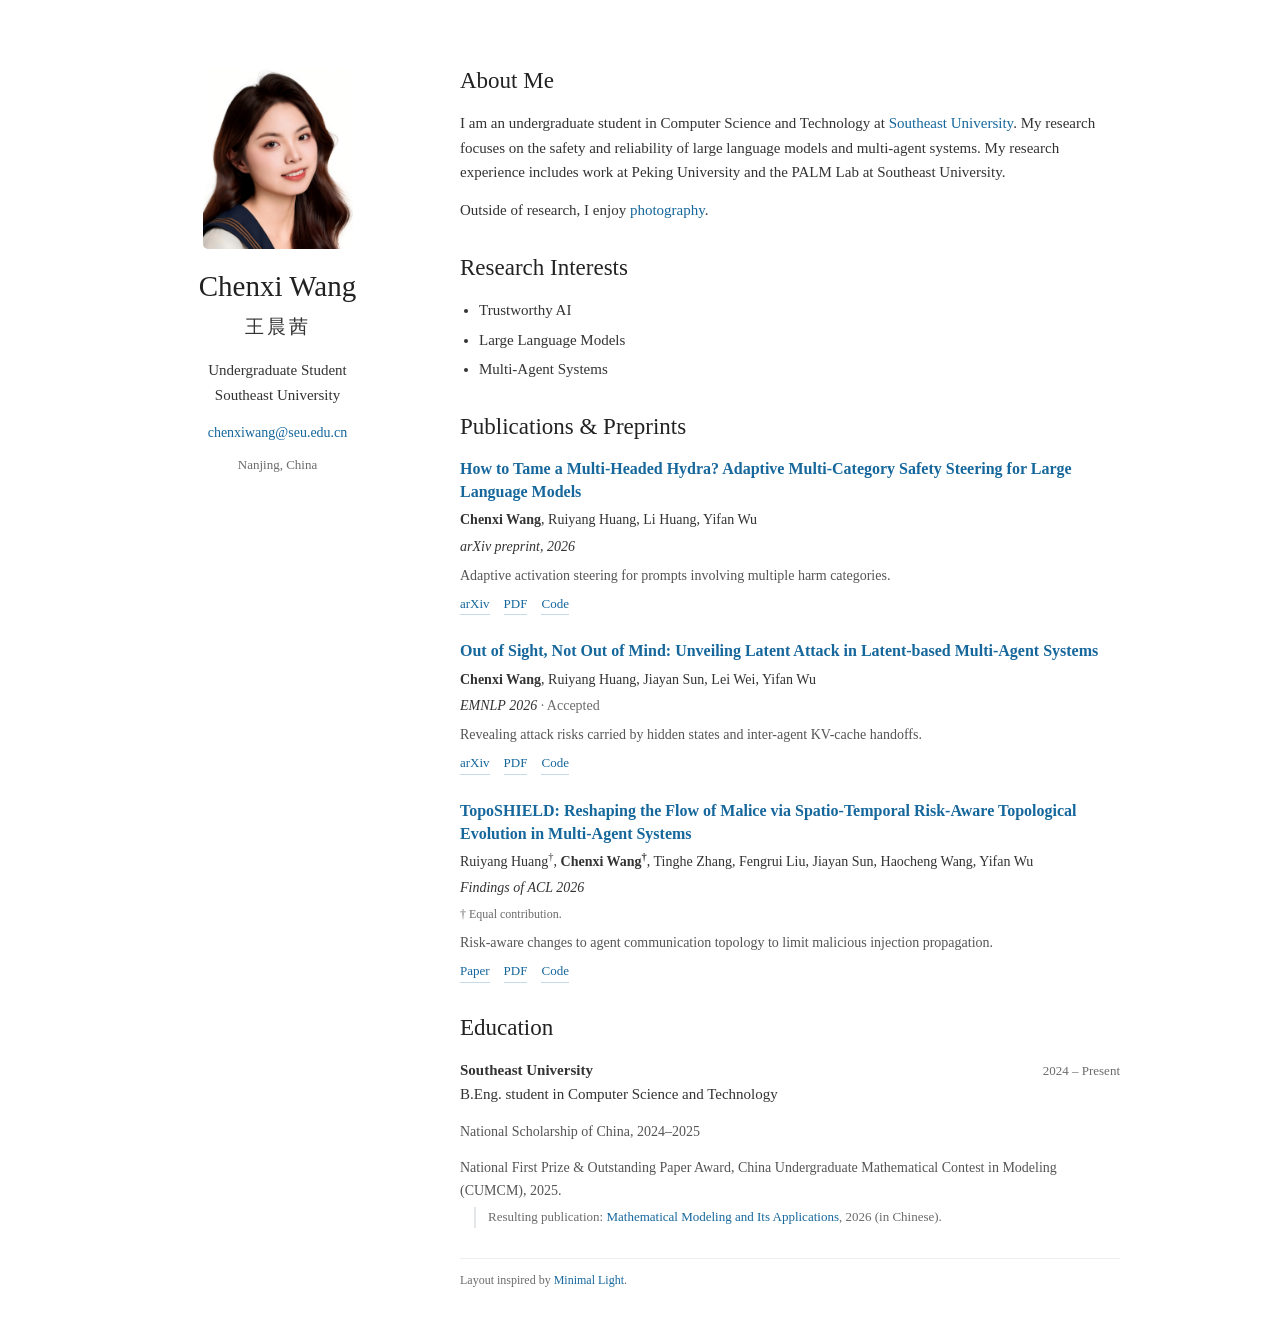
<file: index.html>
<!doctype html>
<html lang="en">
<head>
  <meta charset="utf-8">
  <meta name="viewport" content="width=device-width, initial-scale=1">
  <meta name="description" content="Chenxi Wang, undergraduate at Southeast University. Research on large language model safety and multi-agent systems.">
  <title>Chenxi Wang | Southeast University</title>
  <link rel="icon" href="favicon.svg" type="image/svg+xml">
  <link rel="stylesheet" href="style.css?v=20261007-8">
</head>
<body>
<div class="wrapper">
  <header class="profile">
    <img class="portrait" src="portrait.png" alt="Chenxi Wang" width="150" height="180">
    <h1>Chenxi Wang</h1>
    <p class="chinese" lang="zh-CN">王晨茜</p>
    <p class="affiliation">Undergraduate Student<br>Southeast University</p>
    <a class="email" href="mailto:chenxiwang@seu.edu.cn">chenxiwang@seu.edu.cn</a>
    <p class="location">Nanjing, China</p>
  </header>
  <main id="main">
    <section aria-labelledby="about">
      <h2 id="about">About Me</h2>
      <p>I am an undergraduate student in Computer Science and Technology at <a href="https://www.seu.edu.cn/english/" target="_blank" rel="noopener noreferrer">Southeast University</a>. My research focuses on the safety and reliability of large language models and multi-agent systems. My research experience includes work at Peking University and the PALM Lab at Southeast University.</p>
      <p>Outside of research, I enjoy <a href="photography.html">photography</a>.</p>
    </section>
    <section aria-labelledby="interests">
      <h2 id="interests">Research Interests</h2>
      <ul class="interests">
        <li>Trustworthy AI</li>
        <li>Large Language Models</li>
        <li>Multi-Agent Systems</li>
      </ul>
    </section>
    <section aria-labelledby="publications">
      <h2 id="publications">Publications &amp; Preprints</h2>
      <article class="paper">
        <h3><a href="https://arxiv.org/abs/2609.34514" target="_blank" rel="noopener noreferrer">How to Tame a Multi-Headed Hydra? Adaptive Multi-Category Safety Steering for Large Language Models</a></h3>
        <p class="authors"><strong>Chenxi Wang</strong>, Ruiyang Huang, Li Huang, Yifan Wu</p>
        <p class="venue">arXiv preprint, 2026</p>
        <p class="summary">Adaptive activation steering for prompts involving multiple harm categories.</p>
        <p class="links"><a href="https://arxiv.org/abs/2609.34514" target="_blank" rel="noopener noreferrer">arXiv</a><a href="https://arxiv.org/pdf/2609.34514" target="_blank" rel="noopener noreferrer">PDF</a><a href="https://github.com/mnmn-f/CAM-Steer" target="_blank" rel="noopener noreferrer">Code</a></p>
      </article>
      <article class="paper">
        <h3><a href="https://arxiv.org/abs/2605.28214" target="_blank" rel="noopener noreferrer">Out of Sight, Not Out of Mind: Unveiling Latent Attack in Latent-based Multi-Agent Systems</a></h3>
        <p class="authors"><strong>Chenxi Wang</strong>, Ruiyang Huang, Jiayan Sun, Lei Wei, Yifan Wu</p>
        <p class="venue">EMNLP 2026 <span class="status">· Accepted</span></p>
        <p class="summary">Revealing attack risks carried by hidden states and inter-agent KV-cache handoffs.</p>
        <p class="links"><a href="https://arxiv.org/abs/2605.28214" target="_blank" rel="noopener noreferrer">arXiv</a><a href="https://arxiv.org/pdf/2605.28214" target="_blank" rel="noopener noreferrer">PDF</a><a href="https://github.com/mnmn-f/Out-of-Sight-LatentAttack" target="_blank" rel="noopener noreferrer">Code</a></p>
      </article>
      <article class="paper">
        <h3><a href="https://aclanthology.org/2026.findings-acl.426/" target="_blank" rel="noopener noreferrer">TopoSHIELD: Reshaping the Flow of Malice via Spatio-Temporal Risk-Aware Topological Evolution in Multi-Agent Systems</a></h3>
        <p class="authors">Ruiyang Huang<sup>†</sup>, <strong>Chenxi Wang<sup>†</sup></strong>, Tinghe Zhang, Fengrui Liu, Jiayan Sun, Haocheng Wang, Yifan Wu</p>
        <p class="venue">Findings of ACL 2026</p>
        <p class="contribution">† Equal contribution.</p>
        <p class="summary">Risk-aware changes to agent communication topology to limit malicious injection propagation.</p>
        <p class="links"><a href="https://aclanthology.org/2026.findings-acl.426/" target="_blank" rel="noopener noreferrer">Paper</a><a href="https://aclanthology.org/2026.findings-acl.426.pdf" target="_blank" rel="noopener noreferrer">PDF</a><a href="https://github.com/NoWall-572/TopoSHIELD" target="_blank" rel="noopener noreferrer">Code</a></p>
      </article>
    </section>
    <section aria-labelledby="education">
      <h2 id="education">Education</h2>
      <p><strong>Southeast University</strong><span class="date">2024 – Present</span><br>B.Eng. student in Computer Science and Technology</p>
      <p class="honor">National Scholarship of China, 2024–2025</p>
      <div class="award">
        <p class="honor">National First Prize &amp; Outstanding Paper Award, China Undergraduate Mathematical Contest in Modeling (CUMCM), 2025.</p>
        <p class="award-detail">Resulting publication: <a href="https://qxyy.cbpt.cnki.net/portal/journal/portal/client/paper/09a94823f70966937e789250d3c103b9" target="_blank" rel="noopener noreferrer">Mathematical Modeling and Its Applications</a>, 2026 (in Chinese).</p>
      </div>
    </section>
    <footer>Layout inspired by <a href="https://github.com/yaoyao-liu/minimal-light" target="_blank" rel="noopener noreferrer">Minimal Light</a>.</footer>
  </main>
</div>
</body>
</html>
</file>
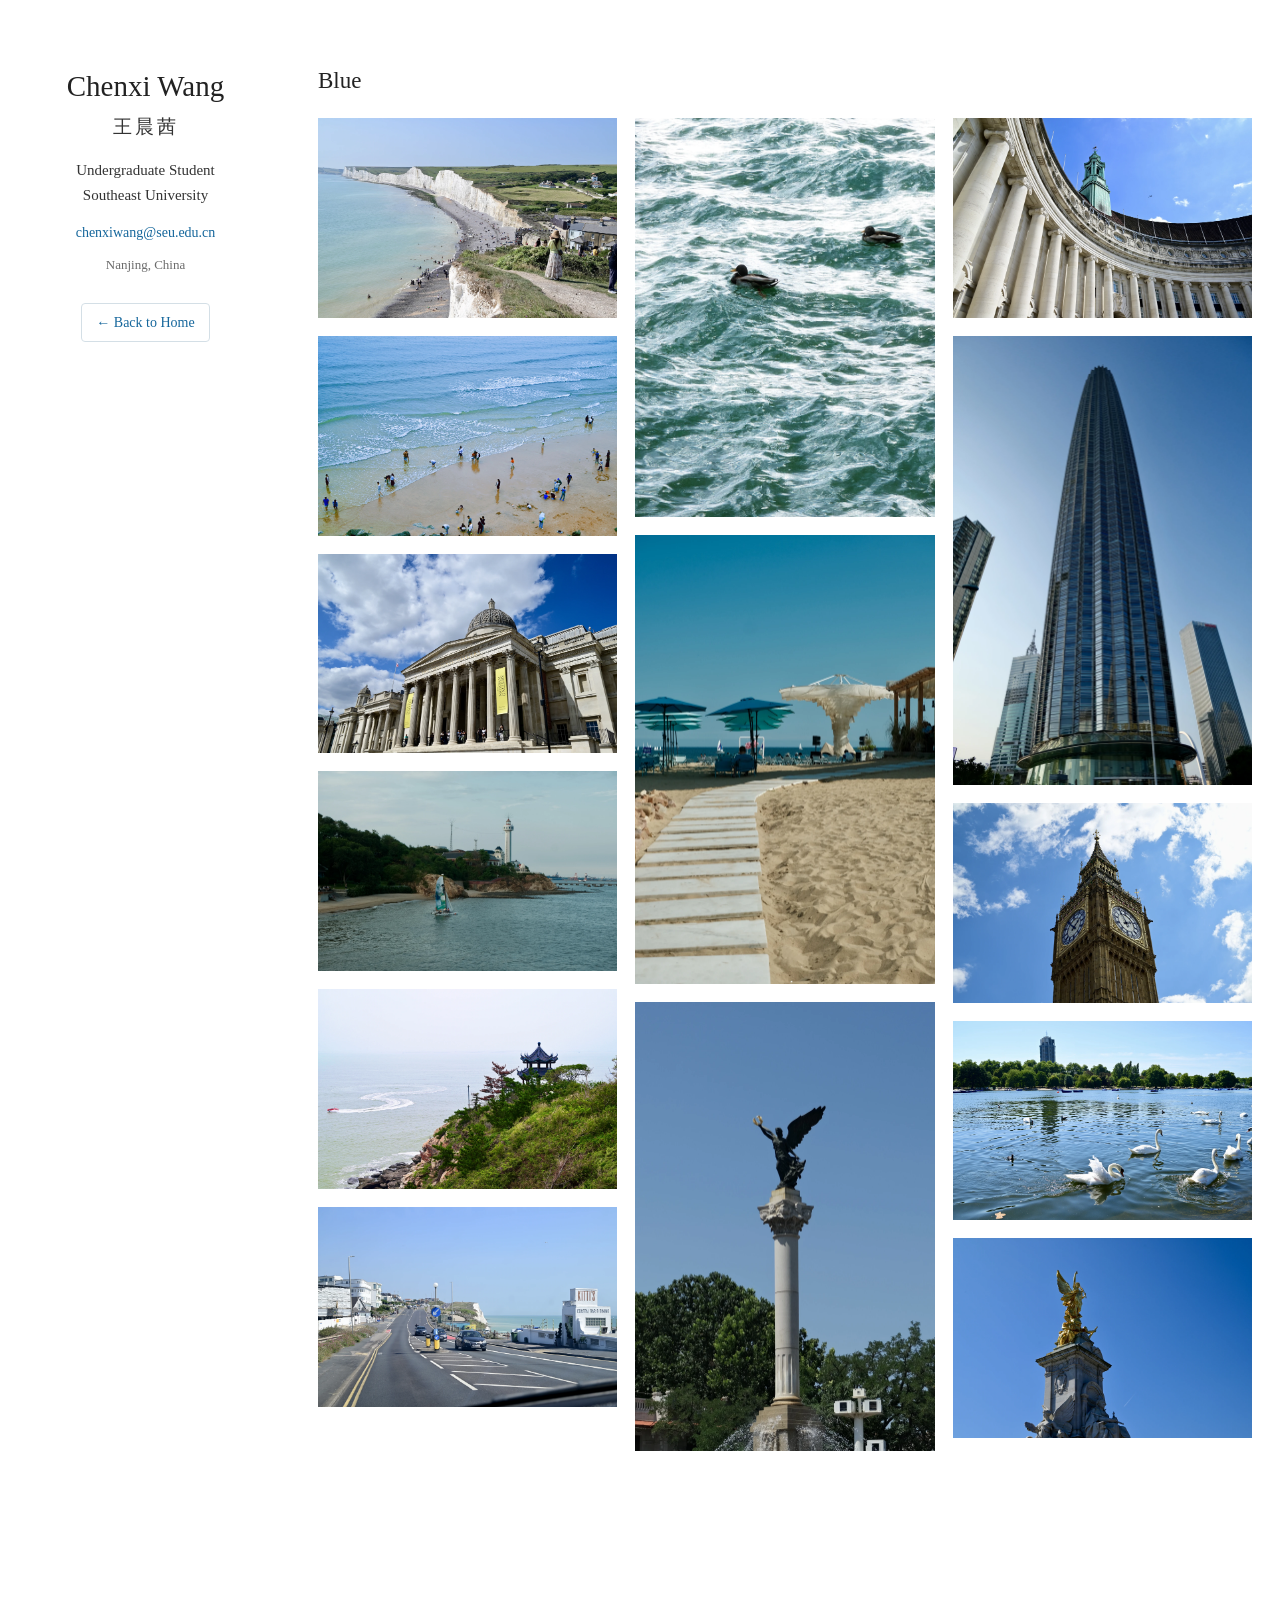
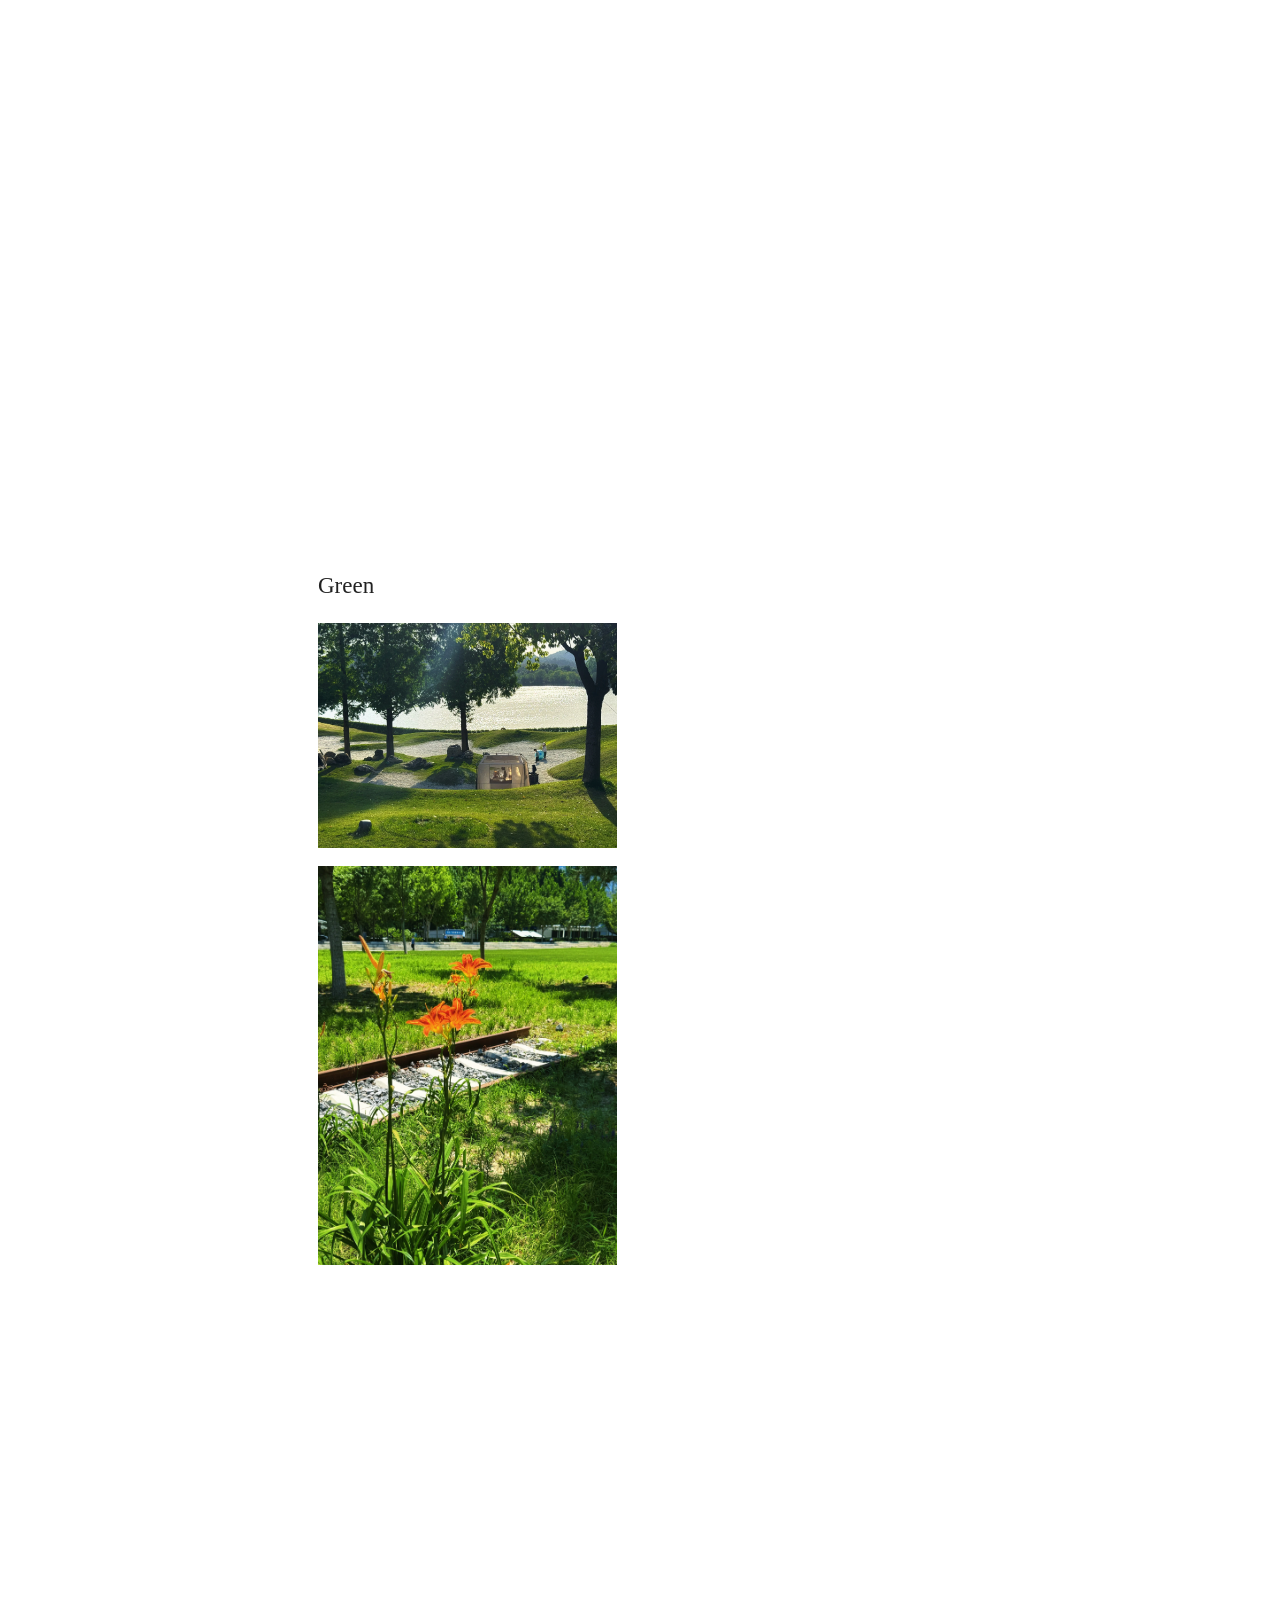
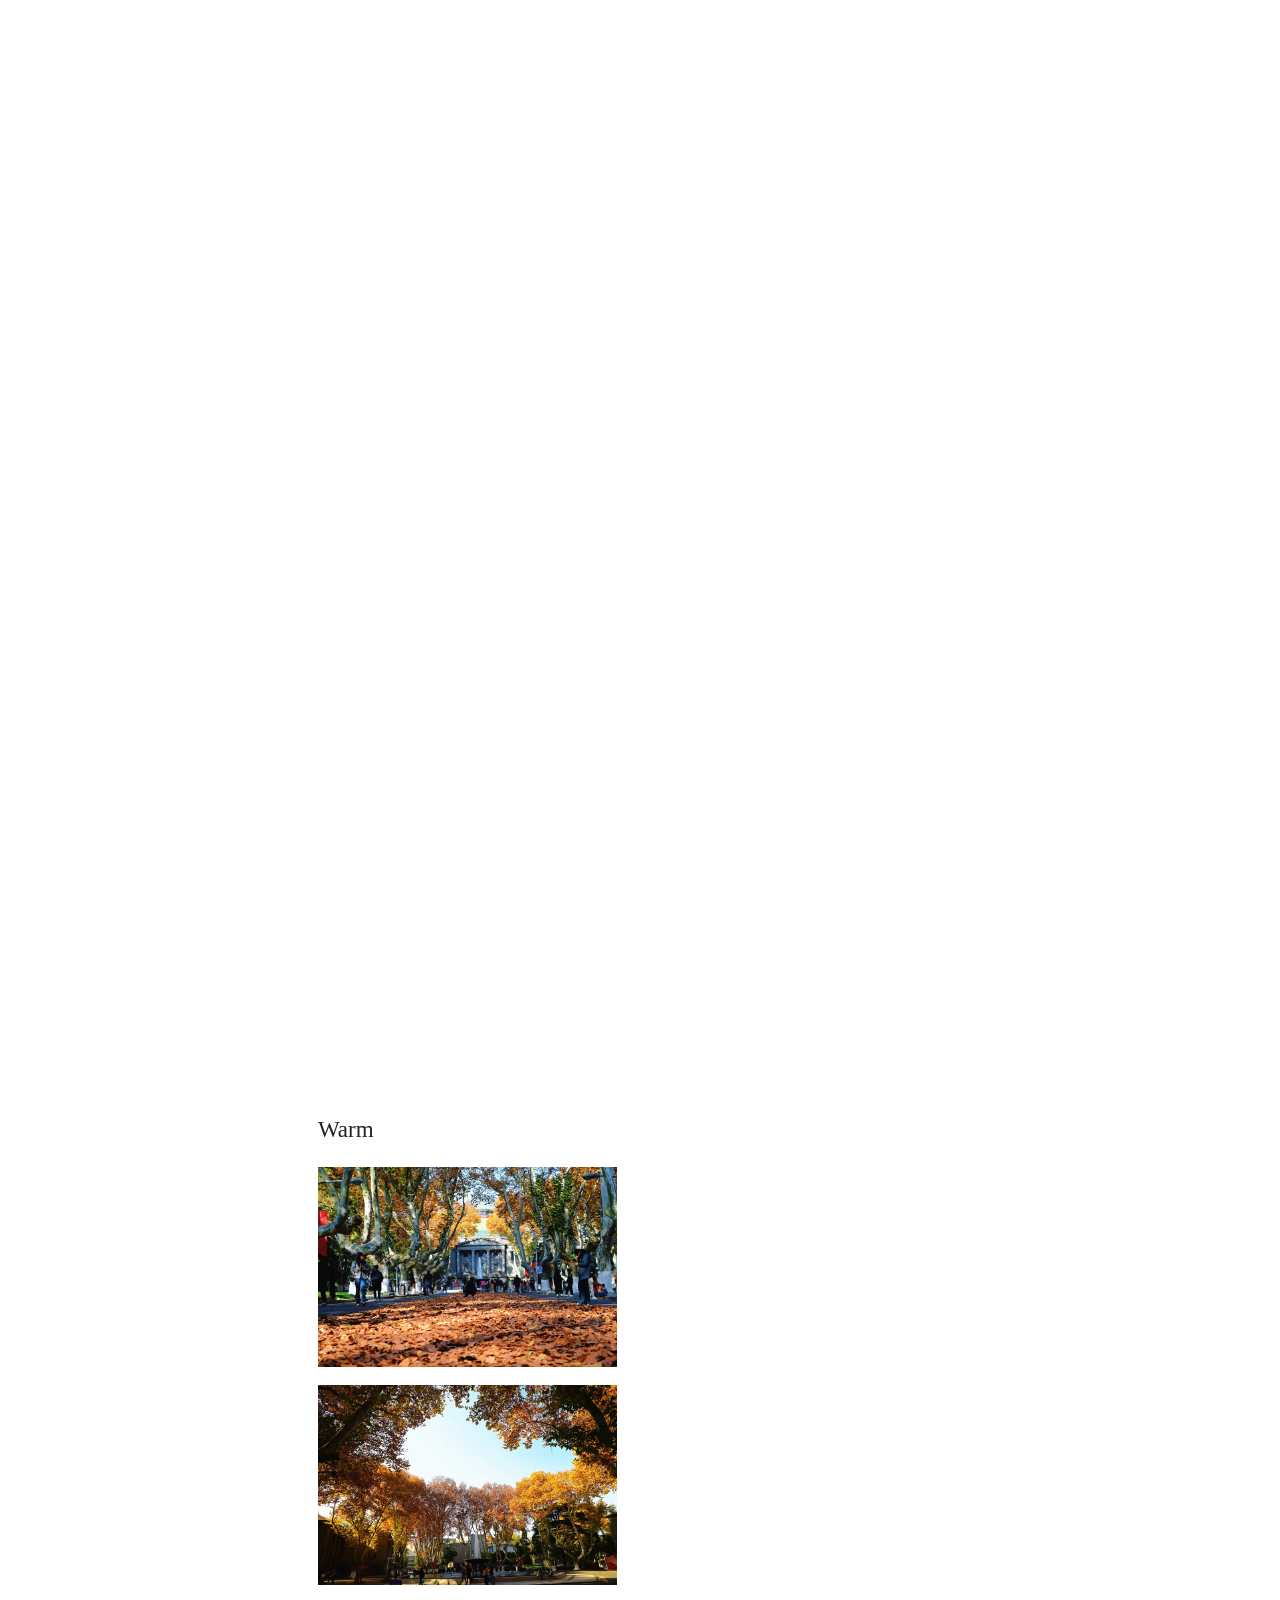
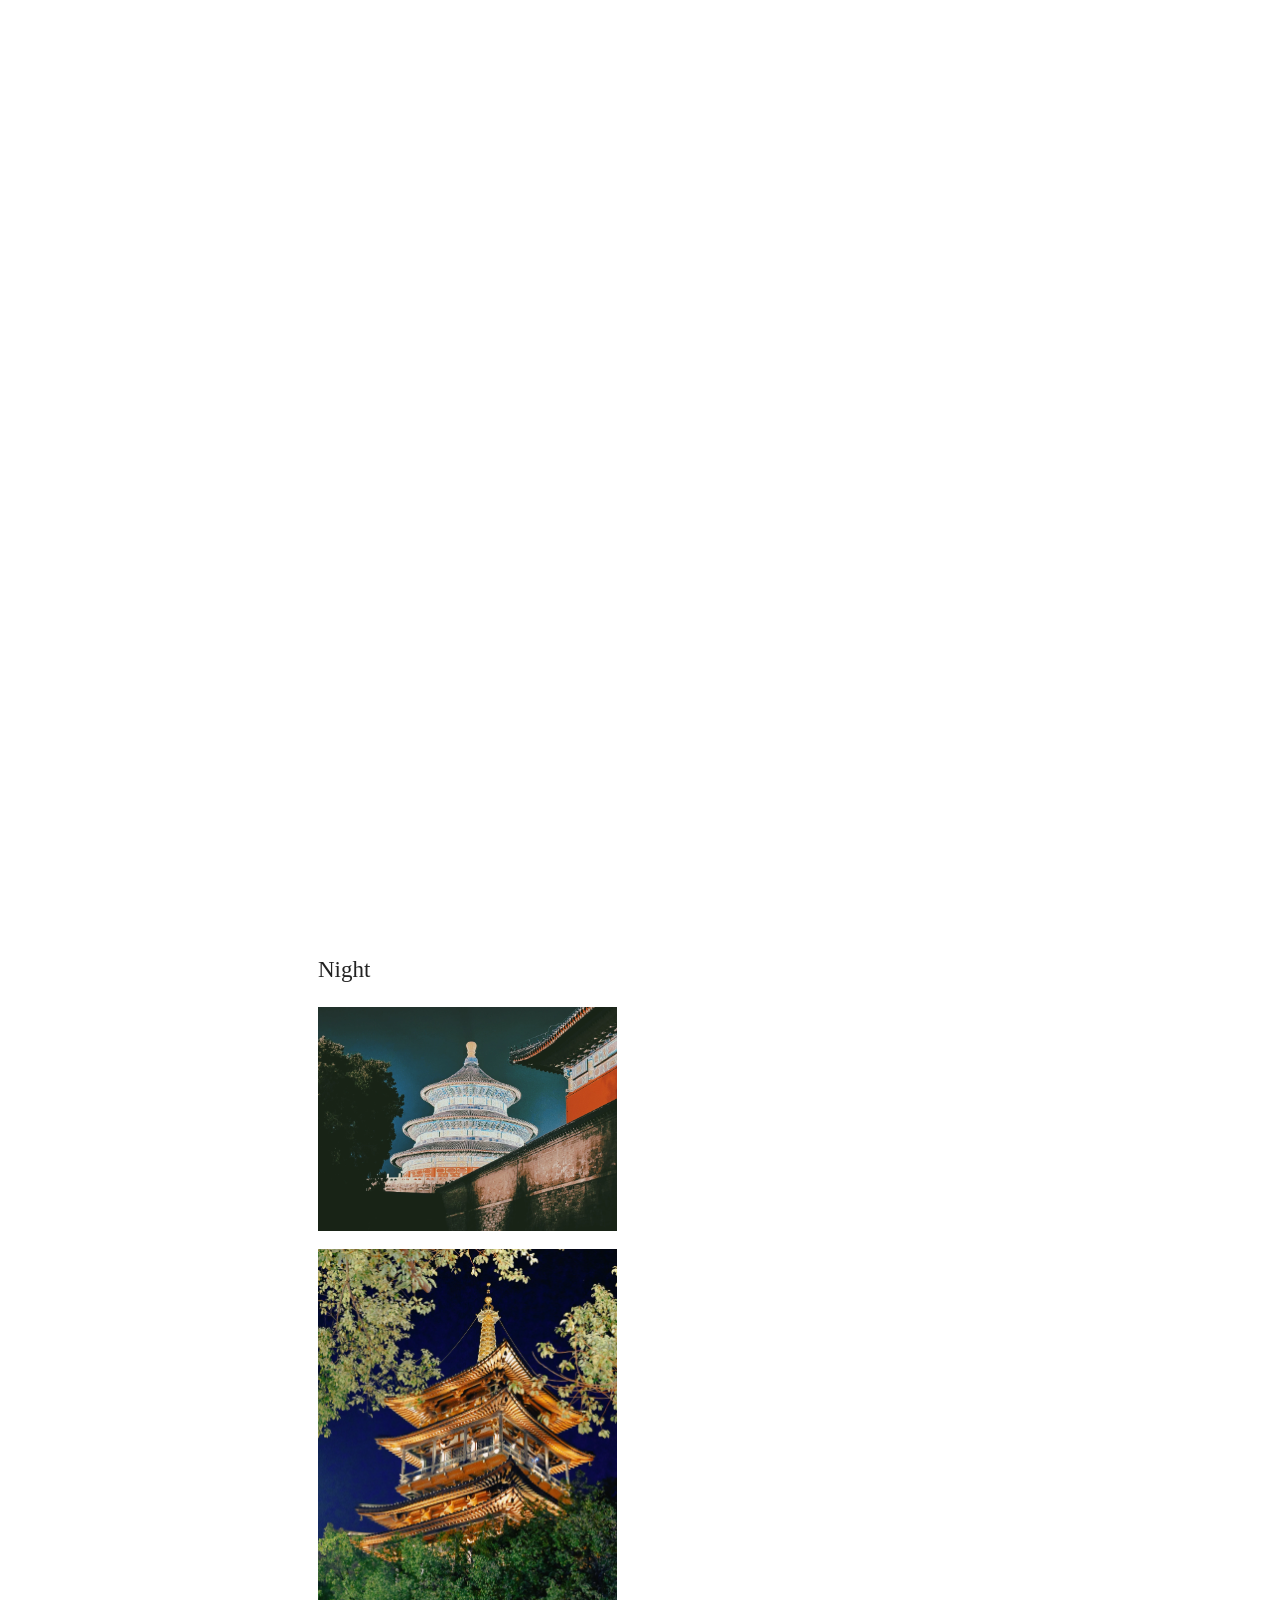
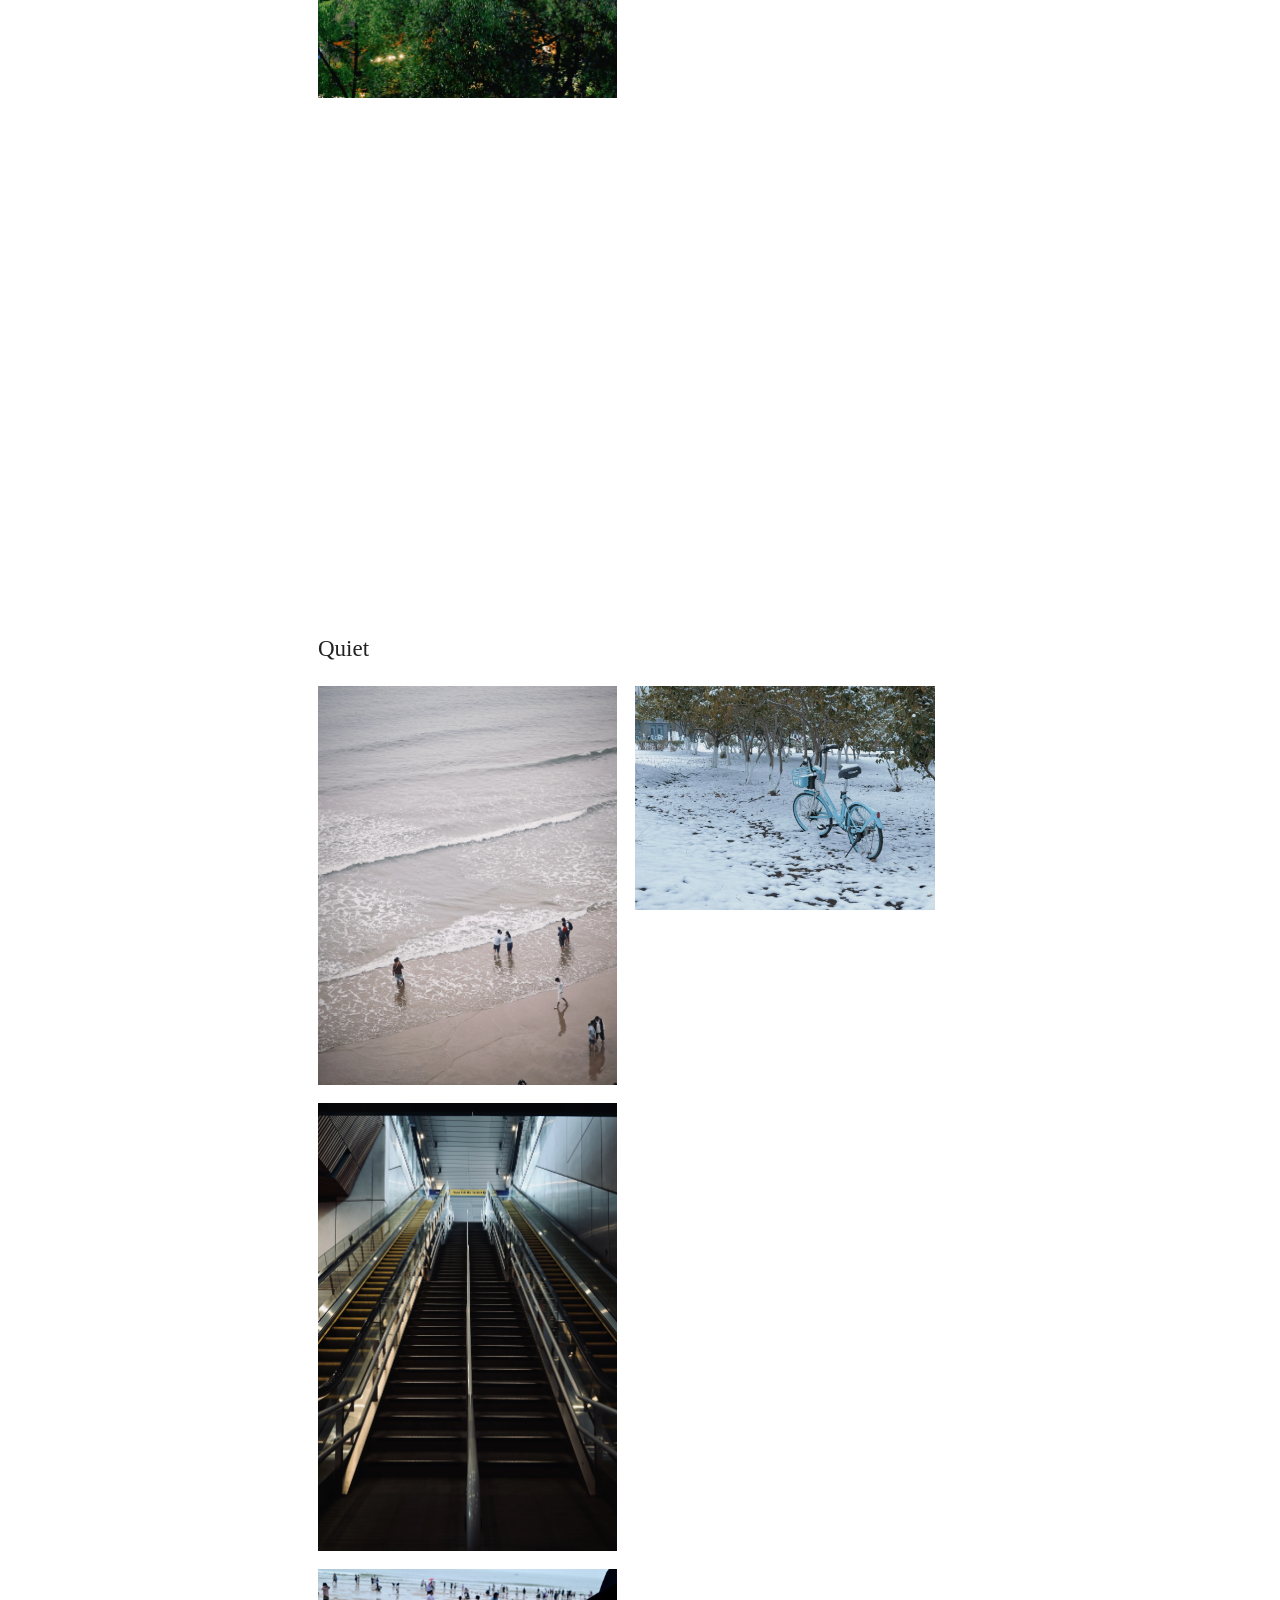
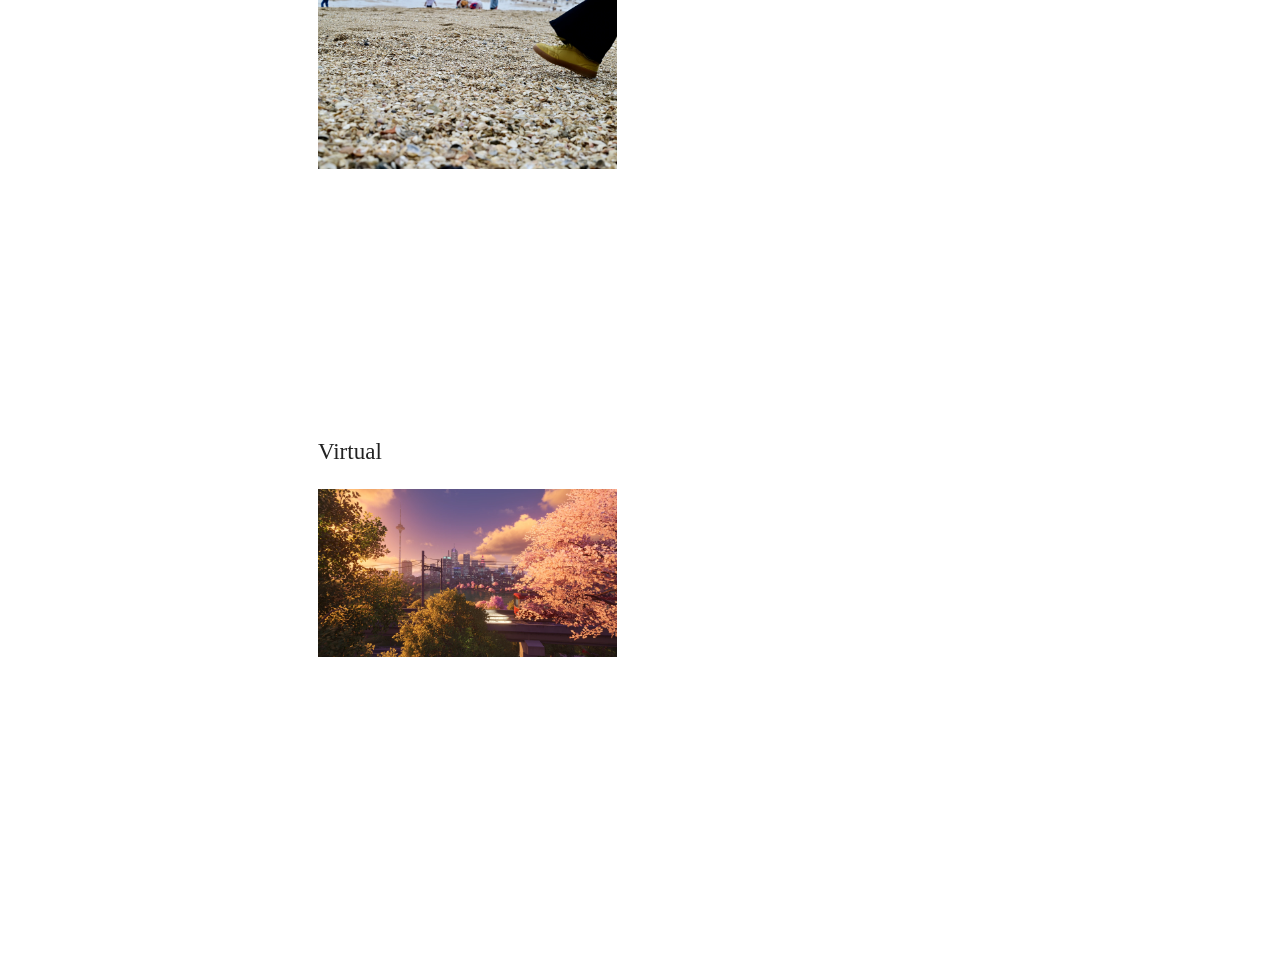
<file: photography.html>
<!doctype html><html lang="en"><head><meta charset="utf-8"><meta name="viewport" content="width=device-width,initial-scale=1"><title>Photography | Chenxi Wang</title><meta name="description" content="Photography by Chenxi Wang."><link rel="icon" href="favicon.svg" type="image/svg+xml"><link rel="stylesheet" href="style.css?v=20261007-8"><link rel="stylesheet" href="photography.css"><script src="gallery.js" defer></script></head><body><div class="wrapper album-wrapper"><header class="profile">
    <h1>Chenxi Wang</h1>
    <p class="chinese" lang="zh-CN">王晨茜</p>
    <p class="affiliation">Undergraduate Student<br>Southeast University</p>
    <a class="email" href="mailto:chenxiwang@seu.edu.cn">chenxiwang@seu.edu.cn</a>
    <p class="location">Nanjing, China</p>
  <nav aria-label="Homepage"><a class="back-home" href="./">← Back to Home</a></nav></header><main id="main" aria-label="Photography"><section aria-labelledby="blue"><h2 id="blue">Blue</h2><div class="gallery"><a href="photos/24.webp" target="_blank" rel="noopener noreferrer" aria-label="View blue photograph"><img src="photos/24.webp" alt="Blue photograph" width="6016" height="4016" loading="lazy" decoding="async"></a><a href="photos/82.webp" target="_blank" rel="noopener noreferrer" aria-label="View blue photograph"><img src="photos/82.webp" alt="Blue photograph" width="3024" height="4032" loading="lazy" decoding="async"></a><a href="photos/22.webp" target="_blank" rel="noopener noreferrer" aria-label="View blue photograph"><img src="photos/22.webp" alt="Blue photograph" width="6016" height="4016" loading="lazy" decoding="async"></a><a href="photos/49.webp" target="_blank" rel="noopener noreferrer" aria-label="View blue photograph"><img src="photos/49.webp" alt="Blue photograph" width="6016" height="4016" loading="lazy" decoding="async"></a><a href="photos/04.webp" target="_blank" rel="noopener noreferrer" aria-label="View blue photograph"><img src="photos/04.webp" alt="Blue photograph" width="4160" height="6240" loading="lazy" decoding="async"></a><a href="photos/45.webp" target="_blank" rel="noopener noreferrer" aria-label="View blue photograph"><img src="photos/45.webp" alt="Blue photograph" width="2944" height="4416" loading="lazy" decoding="async"></a><a href="photos/20.webp" target="_blank" rel="noopener noreferrer" aria-label="View blue photograph"><img src="photos/20.webp" alt="Blue photograph" width="6016" height="4016" loading="lazy" decoding="async"></a><a href="photos/17.webp" target="_blank" rel="noopener noreferrer" aria-label="View blue photograph"><img src="photos/17.webp" alt="Blue photograph" width="4416" height="2944" loading="lazy" decoding="async"></a><a href="photos/21.webp" target="_blank" rel="noopener noreferrer" aria-label="View blue photograph"><img src="photos/21.webp" alt="Blue photograph" width="6016" height="4016" loading="lazy" decoding="async"></a><a href="photos/50.webp" target="_blank" rel="noopener noreferrer" aria-label="View blue photograph"><img src="photos/50.webp" alt="Blue photograph" width="5586" height="3729" loading="lazy" decoding="async"></a><a href="photos/15.webp" target="_blank" rel="noopener noreferrer" aria-label="View blue photograph"><img src="photos/15.webp" alt="Blue photograph" width="2983" height="4475" loading="lazy" decoding="async"></a><a href="photos/29.webp" target="_blank" rel="noopener noreferrer" aria-label="View blue photograph"><img src="photos/29.webp" alt="Blue photograph" width="6016" height="4016" loading="lazy" decoding="async"></a><a href="photos/23.webp" target="_blank" rel="noopener noreferrer" aria-label="View blue photograph"><img src="photos/23.webp" alt="Blue photograph" width="6016" height="4016" loading="lazy" decoding="async"></a><a href="photos/30.webp" target="_blank" rel="noopener noreferrer" aria-label="View blue photograph"><img src="photos/30.webp" alt="Blue photograph" width="6016" height="4016" loading="lazy" decoding="async"></a><a href="photos/81.webp" target="_blank" rel="noopener noreferrer" aria-label="View blue photograph"><img src="photos/81.webp" alt="Blue photograph" width="3874" height="2905" loading="lazy" decoding="async"></a><a href="photos/61.webp" target="_blank" rel="noopener noreferrer" aria-label="View blue photograph"><img src="photos/61.webp" alt="Blue photograph" width="3318" height="2208" loading="lazy" decoding="async"></a><a href="photos/84.webp" target="_blank" rel="noopener noreferrer" aria-label="View blue photograph"><img src="photos/84.webp" alt="Blue photograph" width="3641" height="2731" loading="lazy" decoding="async"></a><a href="photos/75.webp" target="_blank" rel="noopener noreferrer" aria-label="View blue photograph"><img src="photos/75.webp" alt="Blue photograph" width="4016" height="6016" loading="lazy" decoding="async"></a><a href="photos/32.webp" target="_blank" rel="noopener noreferrer" aria-label="View blue photograph"><img src="photos/32.webp" alt="Blue photograph" width="6016" height="4016" loading="lazy" decoding="async"></a></div></section><section aria-labelledby="green"><h2 id="green">Green</h2><div class="gallery"><a href="photos/90.webp" target="_blank" rel="noopener noreferrer" aria-label="View green photograph"><img src="photos/90.webp" alt="Green photograph" width="4032" height="3024" loading="lazy" decoding="async"></a><a href="photos/68.webp" target="_blank" rel="noopener noreferrer" aria-label="View green photograph"><img src="photos/68.webp" alt="Green photograph" width="6016" height="4016" loading="lazy" decoding="async"></a><a href="photos/83.webp" target="_blank" rel="noopener noreferrer" aria-label="View green photograph"><img src="photos/83.webp" alt="Green photograph" width="3024" height="4032" loading="lazy" decoding="async"></a><a href="photos/51.webp" target="_blank" rel="noopener noreferrer" aria-label="View green photograph"><img src="photos/51.webp" alt="Green photograph" width="6016" height="4016" loading="lazy" decoding="async"></a><a href="photos/93.webp" target="_blank" rel="noopener noreferrer" aria-label="View green photograph"><img src="photos/93.webp" alt="Green photograph" width="4284" height="5712" loading="lazy" decoding="async"></a><a href="photos/18.webp" target="_blank" rel="noopener noreferrer" aria-label="View green photograph"><img src="photos/18.webp" alt="Green photograph" width="6240" height="4160" loading="lazy" decoding="async"></a><a href="photos/26.webp" target="_blank" rel="noopener noreferrer" aria-label="View green photograph"><img src="photos/26.webp" alt="Green photograph" width="6016" height="4016" loading="lazy" decoding="async"></a><a href="photos/89.webp" target="_blank" rel="noopener noreferrer" aria-label="View green photograph"><img src="photos/89.webp" alt="Green photograph" width="4032" height="3024" loading="lazy" decoding="async"></a><a href="photos/73.webp" target="_blank" rel="noopener noreferrer" aria-label="View green photograph"><img src="photos/73.webp" alt="Green photograph" width="5643" height="3767" loading="lazy" decoding="async"></a><a href="photos/08.webp" target="_blank" rel="noopener noreferrer" aria-label="View green photograph"><img src="photos/08.webp" alt="Green photograph" width="2944" height="4416" loading="lazy" decoding="async"></a><a href="photos/52.webp" target="_blank" rel="noopener noreferrer" aria-label="View green photograph"><img src="photos/52.webp" alt="Green photograph" width="5911" height="3945" loading="lazy" decoding="async"></a><a href="photos/87.webp" target="_blank" rel="noopener noreferrer" aria-label="View green photograph"><img src="photos/87.webp" alt="Green photograph" width="4284" height="5712" loading="lazy" decoding="async"></a><a href="photos/67.webp" target="_blank" rel="noopener noreferrer" aria-label="View green photograph"><img src="photos/67.webp" alt="Green photograph" width="3914" height="3438" loading="lazy" decoding="async"></a><a href="photos/11.webp" target="_blank" rel="noopener noreferrer" aria-label="View green photograph"><img src="photos/11.webp" alt="Green photograph" width="4160" height="6240" loading="lazy" decoding="async"></a><a href="photos/91.webp" target="_blank" rel="noopener noreferrer" aria-label="View green photograph"><img src="photos/91.webp" alt="Green photograph" width="7680" height="4320" loading="lazy" decoding="async"></a><a href="photos/12.webp" target="_blank" rel="noopener noreferrer" aria-label="View green photograph"><img src="photos/12.webp" alt="Green photograph" width="4416" height="2944" loading="lazy" decoding="async"></a><a href="photos/39.webp" target="_blank" rel="noopener noreferrer" aria-label="View green photograph"><img src="photos/39.webp" alt="Green photograph" width="6016" height="4016" loading="lazy" decoding="async"></a><a href="photos/74.webp" target="_blank" rel="noopener noreferrer" aria-label="View green photograph"><img src="photos/74.webp" alt="Green photograph" width="3880" height="5813" loading="lazy" decoding="async"></a><a href="photos/01.webp" target="_blank" rel="noopener noreferrer" aria-label="View green photograph"><img src="photos/01.webp" alt="Green photograph" width="1505" height="1080" loading="lazy" decoding="async"></a><a href="photos/79.webp" target="_blank" rel="noopener noreferrer" aria-label="View green photograph"><img src="photos/79.webp" alt="Green photograph" width="4210" height="2810" loading="lazy" decoding="async"></a></div></section><section aria-labelledby="warm"><h2 id="warm">Warm</h2><div class="gallery"><a href="photos/54.webp" target="_blank" rel="noopener noreferrer" aria-label="View warm photograph"><img src="photos/54.webp" alt="Warm photograph" width="5695" height="3801" loading="lazy" decoding="async"></a><a href="photos/48.webp" target="_blank" rel="noopener noreferrer" aria-label="View warm photograph"><img src="photos/48.webp" alt="Warm photograph" width="4284" height="5712" loading="lazy" decoding="async"></a><a href="photos/19.webp" target="_blank" rel="noopener noreferrer" aria-label="View warm photograph"><img src="photos/19.webp" alt="Warm photograph" width="3858" height="5779" loading="lazy" decoding="async"></a><a href="photos/53.webp" target="_blank" rel="noopener noreferrer" aria-label="View warm photograph"><img src="photos/53.webp" alt="Warm photograph" width="6016" height="4016" loading="lazy" decoding="async"></a><a href="photos/38.webp" target="_blank" rel="noopener noreferrer" aria-label="View warm photograph"><img src="photos/38.webp" alt="Warm photograph" width="6016" height="4016" loading="lazy" decoding="async"></a><a href="photos/28.webp" target="_blank" rel="noopener noreferrer" aria-label="View warm photograph"><img src="photos/28.webp" alt="Warm photograph" width="6016" height="4016" loading="lazy" decoding="async"></a><a href="photos/46.webp" target="_blank" rel="noopener noreferrer" aria-label="View warm photograph"><img src="photos/46.webp" alt="Warm photograph" width="3024" height="4032" loading="lazy" decoding="async"></a><a href="photos/55.webp" target="_blank" rel="noopener noreferrer" aria-label="View warm photograph"><img src="photos/55.webp" alt="Warm photograph" width="2994" height="3992" loading="lazy" decoding="async"></a><a href="photos/58.webp" target="_blank" rel="noopener noreferrer" aria-label="View warm photograph"><img src="photos/58.webp" alt="Warm photograph" width="2869" height="3825" loading="lazy" decoding="async"></a><a href="photos/76.webp" target="_blank" rel="noopener noreferrer" aria-label="View warm photograph"><img src="photos/76.webp" alt="Warm photograph" width="4016" height="6016" loading="lazy" decoding="async"></a><a href="photos/47.webp" target="_blank" rel="noopener noreferrer" aria-label="View warm photograph"><img src="photos/47.webp" alt="Warm photograph" width="4032" height="3024" loading="lazy" decoding="async"></a></div></section><section aria-labelledby="night"><h2 id="night">Night</h2><div class="gallery"><a href="photos/56.webp" target="_blank" rel="noopener noreferrer" aria-label="View night photograph"><img src="photos/56.webp" alt="Night photograph" width="4032" height="3024" loading="lazy" decoding="async"></a><a href="photos/65.webp" target="_blank" rel="noopener noreferrer" aria-label="View night photograph"><img src="photos/65.webp" alt="Night photograph" width="6016" height="4016" loading="lazy" decoding="async"></a><a href="photos/77.webp" target="_blank" rel="noopener noreferrer" aria-label="View night photograph"><img src="photos/77.webp" alt="Night photograph" width="3840" height="2160" loading="lazy" decoding="async"></a><a href="photos/57.webp" target="_blank" rel="noopener noreferrer" aria-label="View night photograph"><img src="photos/57.webp" alt="Night photograph" width="4032" height="3024" loading="lazy" decoding="async"></a><a href="photos/31.webp" target="_blank" rel="noopener noreferrer" aria-label="View night photograph"><img src="photos/31.webp" alt="Night photograph" width="6016" height="4016" loading="lazy" decoding="async"></a><a href="photos/66.webp" target="_blank" rel="noopener noreferrer" aria-label="View night photograph"><img src="photos/66.webp" alt="Night photograph" width="4016" height="6016" loading="lazy" decoding="async"></a><a href="photos/69.webp" target="_blank" rel="noopener noreferrer" aria-label="View night photograph"><img src="photos/69.webp" alt="Night photograph" width="1765" height="2216" loading="lazy" decoding="async"></a><a href="photos/37.webp" target="_blank" rel="noopener noreferrer" aria-label="View night photograph"><img src="photos/37.webp" alt="Night photograph" width="6016" height="4016" loading="lazy" decoding="async"></a><a href="photos/88.webp" target="_blank" rel="noopener noreferrer" aria-label="View night photograph"><img src="photos/88.webp" alt="Night photograph" width="4032" height="3024" loading="lazy" decoding="async"></a><a href="photos/59.webp" target="_blank" rel="noopener noreferrer" aria-label="View night photograph"><img src="photos/59.webp" alt="Night photograph" width="3024" height="4032" loading="lazy" decoding="async"></a><a href="photos/85.webp" target="_blank" rel="noopener noreferrer" aria-label="View night photograph"><img src="photos/85.webp" alt="Night photograph" width="5712" height="4284" loading="lazy" decoding="async"></a><a href="photos/94.webp" target="_blank" rel="noopener noreferrer" aria-label="View night photograph"><img src="photos/94.webp" alt="Night photograph" width="1807" height="1660" loading="lazy" decoding="async"></a></div></section><section aria-labelledby="quiet"><h2 id="quiet">Quiet</h2><div class="gallery"><a href="photos/43.webp" target="_blank" rel="noopener noreferrer" aria-label="View quiet photograph"><img src="photos/43.webp" alt="Quiet photograph" width="2660" height="3548" loading="lazy" decoding="async"></a><a href="photos/63.webp" target="_blank" rel="noopener noreferrer" aria-label="View quiet photograph"><img src="photos/63.webp" alt="Quiet photograph" width="4032" height="3024" loading="lazy" decoding="async"></a><a href="photos/02.webp" target="_blank" rel="noopener noreferrer" aria-label="View quiet photograph"><img src="photos/02.webp" alt="Quiet photograph" width="3022" height="2160" loading="lazy" decoding="async"></a><a href="photos/36.webp" target="_blank" rel="noopener noreferrer" aria-label="View quiet photograph"><img src="photos/36.webp" alt="Quiet photograph" width="6016" height="4016" loading="lazy" decoding="async"></a><a href="photos/86.webp" target="_blank" rel="noopener noreferrer" aria-label="View quiet photograph"><img src="photos/86.webp" alt="Quiet photograph" width="3024" height="4032" loading="lazy" decoding="async"></a><a href="photos/34.webp" target="_blank" rel="noopener noreferrer" aria-label="View quiet photograph"><img src="photos/34.webp" alt="Quiet photograph" width="4016" height="6016" loading="lazy" decoding="async"></a><a href="photos/13.webp" target="_blank" rel="noopener noreferrer" aria-label="View quiet photograph"><img src="photos/13.webp" alt="Quiet photograph" width="4416" height="2944" loading="lazy" decoding="async"></a><a href="photos/25.webp" target="_blank" rel="noopener noreferrer" aria-label="View quiet photograph"><img src="photos/25.webp" alt="Quiet photograph" width="6016" height="4016" loading="lazy" decoding="async"></a><a href="photos/80.webp" target="_blank" rel="noopener noreferrer" aria-label="View quiet photograph"><img src="photos/80.webp" alt="Quiet photograph" width="3024" height="4032" loading="lazy" decoding="async"></a><a href="photos/64.webp" target="_blank" rel="noopener noreferrer" aria-label="View quiet photograph"><img src="photos/64.webp" alt="Quiet photograph" width="6016" height="4016" loading="lazy" decoding="async"></a><a href="photos/35.webp" target="_blank" rel="noopener noreferrer" aria-label="View quiet photograph"><img src="photos/35.webp" alt="Quiet photograph" width="6016" height="4016" loading="lazy" decoding="async"></a><a href="photos/27.webp" target="_blank" rel="noopener noreferrer" aria-label="View quiet photograph"><img src="photos/27.webp" alt="Quiet photograph" width="6016" height="4016" loading="lazy" decoding="async"></a><a href="photos/33.webp" target="_blank" rel="noopener noreferrer" aria-label="View quiet photograph"><img src="photos/33.webp" alt="Quiet photograph" width="6016" height="4016" loading="lazy" decoding="async"></a></div></section><section aria-labelledby="virtual"><h2 id="virtual">Virtual</h2><div class="gallery"><a href="photos/09.webp" target="_blank" rel="noopener noreferrer" aria-label="View virtual photograph"><img src="photos/09.webp" alt="Virtual photograph" width="1920" height="1080" loading="lazy" decoding="async"></a><a href="photos/14.webp" target="_blank" rel="noopener noreferrer" aria-label="View virtual photograph"><img src="photos/14.webp" alt="Virtual photograph" width="1920" height="1080" loading="lazy" decoding="async"></a><a href="photos/72.webp" target="_blank" rel="noopener noreferrer" aria-label="View virtual photograph"><img src="photos/72.webp" alt="Virtual photograph" width="1620" height="748" loading="lazy" decoding="async"></a><a href="photos/41.webp" target="_blank" rel="noopener noreferrer" aria-label="View virtual photograph"><img src="photos/41.webp" alt="Virtual photograph" width="1916" height="1009" loading="lazy" decoding="async"></a><a href="photos/70.webp" target="_blank" rel="noopener noreferrer" aria-label="View virtual photograph"><img src="photos/70.webp" alt="Virtual photograph" width="1085" height="748" loading="lazy" decoding="async"></a><a href="photos/42.webp" target="_blank" rel="noopener noreferrer" aria-label="View virtual photograph"><img src="photos/42.webp" alt="Virtual photograph" width="1920" height="1080" loading="lazy" decoding="async"></a></div></section></main></div></body></html>
</file>
<file: style.css>
:root{color-scheme:light;--ink:#333;--muted:#6b6b6b;--link:#16679c}
.award{margin-bottom:13px}.award .honor{margin-bottom:5px}.award-detail{margin:0 0 0 14px;padding-left:12px;border-left:2px solid #e3e7ea;font-size:13px;line-height:1.6;color:var(--muted)}
*{box-sizing:border-box}body{margin:0;padding:66px 28px 40px;background:#fff;color:var(--ink);font:15px/1.65 Georgia,'Times New Roman',serif;-webkit-font-smoothing:antialiased}
.wrapper{max-width:960px;margin:0 auto;display:grid;grid-template-columns:235px minmax(0,1fr);gap:65px}.profile{align-self:start;position:sticky;top:60px;text-align:center;padding-top:3px}.portrait{width:150px;height:180px;object-fit:cover;object-position:center 24%;border-radius:5px;display:block;margin:0 auto 20px}h1{font-size:29px;line-height:1.2;margin:0 0 7px;color:#222;font-weight:500}.chinese{font-size:19px;letter-spacing:3px;margin:0 0 16px}.affiliation{line-height:1.65;margin:0 0 12px}.email{font-size:14px}.location{font-size:13px;color:var(--muted);margin-top:10px}a{color:var(--link);text-decoration:none}a:hover{text-decoration:underline}a:focus-visible{outline:2px solid var(--link);outline-offset:4px}h2{font-size:23px;font-weight:500;line-height:1.3;margin:0 0 15px;color:#222}section{margin-bottom:30px}p{margin:0 0 13px}.interests{padding-left:19px;margin:0}.interests li{margin-bottom:5px}.paper{margin-bottom:24px}h3{font-size:16px;line-height:1.45;margin:0 0 6px;font-weight:600}.authors{font-size:14px;line-height:1.6;margin:0 0 3px}.venue{font-style:italic;margin:0 0 6px;font-size:14px}.status{font-style:normal;color:var(--muted)}.summary{font-size:14px;margin:0 0 6px;color:#555}.links{display:flex;gap:14px;font-size:13px;margin:0}.links a{border-bottom:1px solid #c5d9e6}.date{float:right;color:var(--muted);font-size:13px;padding-top:2px}.honor{font-size:14px;color:#555}footer{font-size:12px;color:var(--muted);padding-top:12px;border-top:1px solid #eee}
.contribution{font-size:12px;color:var(--muted);margin:0 0 6px}sup{font-size:.75em;line-height:0}.photo-gallery{display:grid;grid-template-columns:repeat(2,minmax(0,1fr));gap:18px}.photo-gallery figure{margin:0}.photo-gallery img{display:block;width:100%;height:auto;border-radius:3px}.photo-gallery figcaption{font-size:12px;color:var(--muted);margin-top:6px}.photography-page{max-width:960px;margin:0 auto}.photography-page nav{font-size:14px;margin-bottom:32px}.photography-page h1{margin-bottom:32px}
@media(max-width:760px){body{padding:30px 23px}.wrapper{display:block;max-width:610px}.profile{position:static;margin-bottom:38px}.portrait{width:125px;height:150px;margin-bottom:16px}h1{font-size:27px}.chinese{margin-bottom:10px}.location{margin-bottom:0}h2{font-size:22px}.date{float:none;display:block;padding:0}.paper{margin-bottom:27px}.photo-gallery{grid-template-columns:1fr}}
</file>
<file: photography.css>
.album-wrapper{max-width:1280px;grid-template-columns:235px minmax(0,1fr);gap:55px}
.album-wrapper main{min-width:0}.album-wrapper section{margin-bottom:56px}
.album-wrapper h2{margin-bottom:22px}.gallery{columns:3;column-gap:18px}
.gallery a{display:block;break-inside:avoid;margin-bottom:18px}.gallery img{display:block;width:100%;height:auto}
.back-home{display:inline-block;margin-top:14px;padding:7px 14px;border:1px solid #d4dfe6;border-radius:4px;font-size:14px}
.back-home:hover{background:#f5f8fa;text-decoration:none}
@media(max-width:1100px) and (min-width:761px){.album-wrapper{gap:32px;grid-template-columns:210px minmax(0,1fr)}.gallery{columns:2}}
@media(max-width:760px){.album-wrapper{max-width:610px;display:block}.gallery{columns:2;column-gap:14px}.gallery a{margin-bottom:14px}}
@media(max-width:440px){.gallery{columns:1}}

.gallery.masonry{position:relative;columns:auto}.gallery.masonry a{position:absolute;margin:0}
</file>
